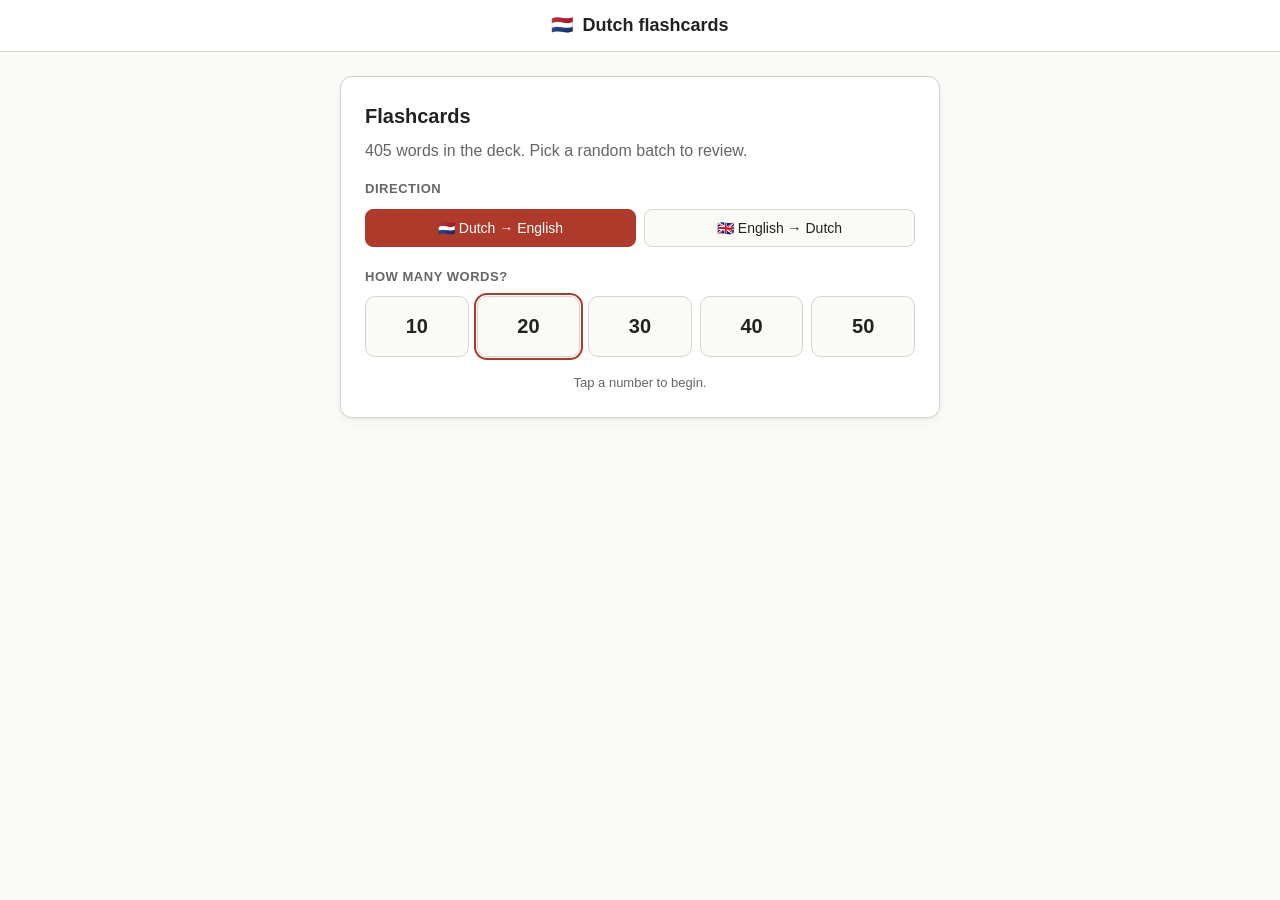
<file: app/index.html>
<!doctype html>
<html lang="en">
<head>
  <meta charset="utf-8">
  <meta name="viewport" content="width=device-width, initial-scale=1, viewport-fit=cover">
  <title>Dutch — flashcards</title>

  <!-- PWA / iOS home-screen support -->
  <link rel="manifest" href="manifest.json">
  <meta name="theme-color" content="#ae3a2c">
  <meta name="apple-mobile-web-app-capable" content="yes">
  <meta name="apple-mobile-web-app-status-bar-style" content="default">
  <meta name="apple-mobile-web-app-title" content="Dutch">
  <link rel="apple-touch-icon" href="icons/apple-touch-icon.png">
  <link rel="icon" type="image/png" sizes="192x192" href="icons/icon-192.png">

  <link rel="stylesheet" href="styles.css?v=8">
</head>
<body>
  <header>
    <h1><span class="flag">🇳🇱</span> Dutch flashcards</h1>
  </header>
  <main id="main"></main>
  <script src="data.js?v=8"></script>
  <script src="app.js?v=8"></script>
  <script>
    // Register the service worker so the app works offline once installed.
    // When a new worker takes control (a fresh deploy), reload once so the
    // page swaps to the new version instead of needing a manual double-refresh.
    if ('serviceWorker' in navigator) {
      // Only auto-reload when an *existing* controller is replaced by a new
      // one (a deploy). On the first-ever visit the controller starts null and
      // clients.claim() fires controllerchange too — don't reload for that.
      const hadController = !!navigator.serviceWorker.controller;
      let reloading = false;
      navigator.serviceWorker.addEventListener('controllerchange', () => {
        if (!hadController || reloading) return;
        reloading = true;
        window.location.reload();
      });
      window.addEventListener('load', () => {
        navigator.serviceWorker.register('./sw.js').catch(err => console.warn('SW failed:', err));
      });
    }
  </script>
</body>
</html>
</file>
<file: app/styles.css>
:root {
  --bg: #fafaf7;
  --fg: #222;
  --muted: #666;
  --accent: #ae3a2c;     /* Dutch flag red */
  --accent-soft: #f6e3df;
  --card: #fff;
  --border: #d8d4cb;
  --shadow: 0 1px 2px rgba(0,0,0,.06), 0 4px 12px rgba(0,0,0,.04);
}
@media (prefers-color-scheme: dark) {
  :root { --bg:#1b1c1d; --fg:#eee; --muted:#9aa; --card:#252628; --border:#3a3a3a; --accent:#e07a6f; --accent-soft:#3b2a28; }
}

* { box-sizing: border-box; }
html, body { margin: 0; padding: 0; }
body {
  background: var(--bg);
  color: var(--fg);
  font-family: -apple-system, BlinkMacSystemFont, "Segoe UI", Roboto, sans-serif;
  font-size: 16px;
  line-height: 1.5;
}

header {
  display: flex;
  align-items: center;
  justify-content: center;
  padding: 12px 20px;
  border-bottom: 1px solid var(--border);
  background: var(--card);
  position: sticky; top: 0; z-index: 10;
}
header h1 { margin: 0; font-size: 18px; font-weight: 600; }
header h1 .flag { margin-right: 4px; }

main {
  max-width: 640px;
  margin: 0 auto;
  padding: 24px 20px 100px;
}

.card {
  background: var(--card);
  border: 1px solid var(--border);
  border-radius: 12px;
  padding: 24px;
  box-shadow: var(--shadow);
}
h2 { margin: 0 0 12px; font-size: 20px; }
h3 { margin: 0 0 10px; font-size: 13px; color: var(--muted); text-transform: uppercase; letter-spacing: .04em; font-weight: 600; }
.muted { color: var(--muted); }
.hint-line { text-align: center; margin: 16px 0 0; font-size: 13px; }

/* ----- direction toggle ----- */
.seg { display: flex; gap: 8px; }
.seg-btn {
  flex: 1;
  padding: 10px 12px;
  border: 1px solid var(--border);
  border-radius: 8px;
  background: var(--bg);
  color: var(--fg);
  font-size: 14px;
  cursor: pointer;
}
.seg-btn.on { background: var(--accent); color: #fff; border-color: var(--accent); }
.seg-btn:hover:not(.on) { background: var(--accent-soft); }

/* ----- count picker ----- */
.count-grid {
  display: grid;
  grid-template-columns: repeat(5, 1fr);
  gap: 8px;
}
.count-btn {
  padding: 18px 0;
  border: 1px solid var(--border);
  border-radius: 10px;
  background: var(--bg);
  color: var(--fg);
  font-size: 20px;
  font-weight: 600;
  cursor: pointer;
  transition: transform .1s;
}
.count-btn:hover:not(:disabled) { transform: translateY(-1px); border-color: var(--accent); background: var(--accent-soft); }
.count-btn.on { outline: 2px solid var(--accent); outline-offset: 1px; }
.count-btn:disabled { opacity: .4; cursor: not-allowed; }

/* ----- session progress ----- */
.progress {
  display: flex;
  align-items: center;
  gap: 12px;
  font-size: 13px;
  color: var(--muted);
  margin-bottom: 16px;
}
.progress .bar {
  flex: 1;
  height: 6px;
  background: var(--border);
  border-radius: 3px;
  overflow: hidden;
}
.progress .bar > div { height: 100%; background: var(--accent); transition: width .3s; }
.link-btn { background: none; border: 0; color: var(--muted); cursor: pointer; font-size: 13px; text-decoration: underline; }

/* ----- flashcard ----- */
.flashcard {
  background: var(--card);
  border: 2px solid var(--border);
  border-radius: 16px;
  padding: 48px 24px;
  text-align: center;
  cursor: pointer;
  min-height: 220px;
  display: flex;
  align-items: center;
  justify-content: center;
  flex-direction: column;
  gap: 8px;
  box-shadow: var(--shadow);
  user-select: none;
}
.flashcard .face { font-size: 30px; font-weight: 500; }
.flashcard .article { color: var(--accent); font-weight: 600; }
.flashcard .hint { font-size: 13px; color: var(--muted); margin-top: 18px; min-height: 1em; }

/* ----- buttons ----- */
.btn-row { display: flex; gap: 8px; flex-wrap: wrap; margin-top: 16px; }
button.btn {
  display: inline-flex;
  align-items: center;
  gap: 6px;
  background: var(--accent);
  color: #fff;
  border: 0;
  padding: 12px 18px;
  border-radius: 8px;
  font-size: 15px;
  font-weight: 500;
  cursor: pointer;
}
button.btn:hover:not(:disabled) { filter: brightness(1.05); }
button.btn.secondary { background: var(--bg); color: var(--fg); border: 1px solid var(--border); }
button.btn:disabled { opacity: .4; cursor: not-allowed; }

/* ----- done screen ----- */
.done { text-align: center; }
.done-check {
  width: 56px; height: 56px; line-height: 56px;
  margin: 4px auto 12px;
  border-radius: 50%;
  background: var(--accent-soft);
  color: var(--accent);
  font-size: 28px;
}

@media (max-width: 600px) {
  .flashcard .face { font-size: 24px; }
  .count-btn { font-size: 18px; padding: 16px 0; }
  main { padding: 16px 12px 80px; }
}
</file>
